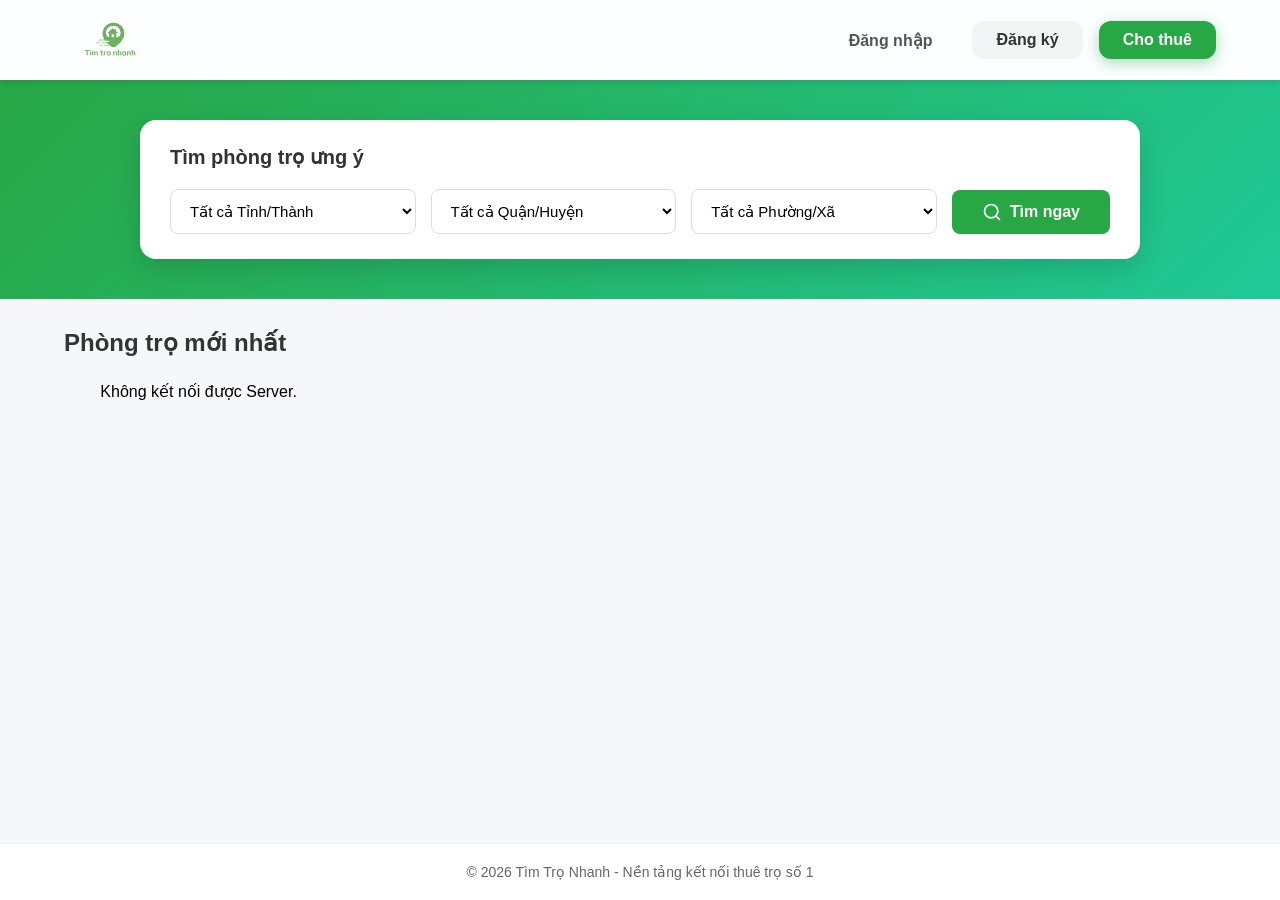
<file: index.html>
<!DOCTYPE html>
<html lang="vi">

<head>
    <meta charset="UTF-8">
    <meta name="viewport" content="width=device-width, initial-scale=1.0">
    <title>Tìm trọ nhanh - Trang chủ</title>
    <link rel="icon" type="image/png" href="image/logo01.png">
    <link rel="stylesheet" href="style.css">
</head>

<body>
    <header class="header">
        <div class="logo">
            <a href="index.html"><img src="image/logo01.png" alt="Logo"></a>
        </div>
        <nav class="navigation">
            <ul id="nav-menu">
                <li><a href="dangnhap-dangky/login.html" class="btn-login">Đăng nhập</a></li>
                <li><a href="dangnhap-dangky/register.html" class="btn-register">Đăng ký</a></li>
                <li><a href="dang-tin/dang-tin.html" class="btn-rent">Cho thuê</a></li>
            </ul>
        </nav>
    </header>

    <section class="search-banner">
        <div class="search-box">
            <h3>Tìm phòng trọ ưng ý</h3>
            <div class="filter-group">
                <div class="select-wrap">
                    <select id="city">
                        <option value="">Tất cả Tỉnh/Thành</option>
                    </select>
                </div>
                <div class="select-wrap">
                    <select id="district">
                        <option value="">Tất cả Quận/Huyện</option>
                    </select>
                </div>
                <div class="select-wrap">
                    <select id="ward">
                        <option value="">Tất cả Phường/Xã</option>
                    </select>
                </div>
                <button class="btn-search" id="btn-search-trigger">
                    <svg xmlns="http://www.w3.org/2000/svg" width="20" height="20" viewBox="0 0 24 24" fill="none"
                        stroke="currentColor" stroke-width="2" stroke-linecap="round" stroke-linejoin="round">
                        <circle cx="11" cy="11" r="8"></circle>
                        <line x1="21" y1="21" x2="16.65" y2="16.65"></line>
                    </svg>
                    <span>Tìm ngay</span>
                </button>
            </div>
        </div>
    </section>

    <main class="container">
        <h2 class="section-title">Phòng trọ mới nhất</h2>
        <div class="room-grid" id="room-list"></div>
    </main>

    <footer>
        &copy; 2026 Tìm Trọ Nhanh - Nền tảng kết nối thuê trọ số 1
    </footer>
    <script src="config.js"></script>
    <script src="home.js"></script>
</body>

</html>
</file>
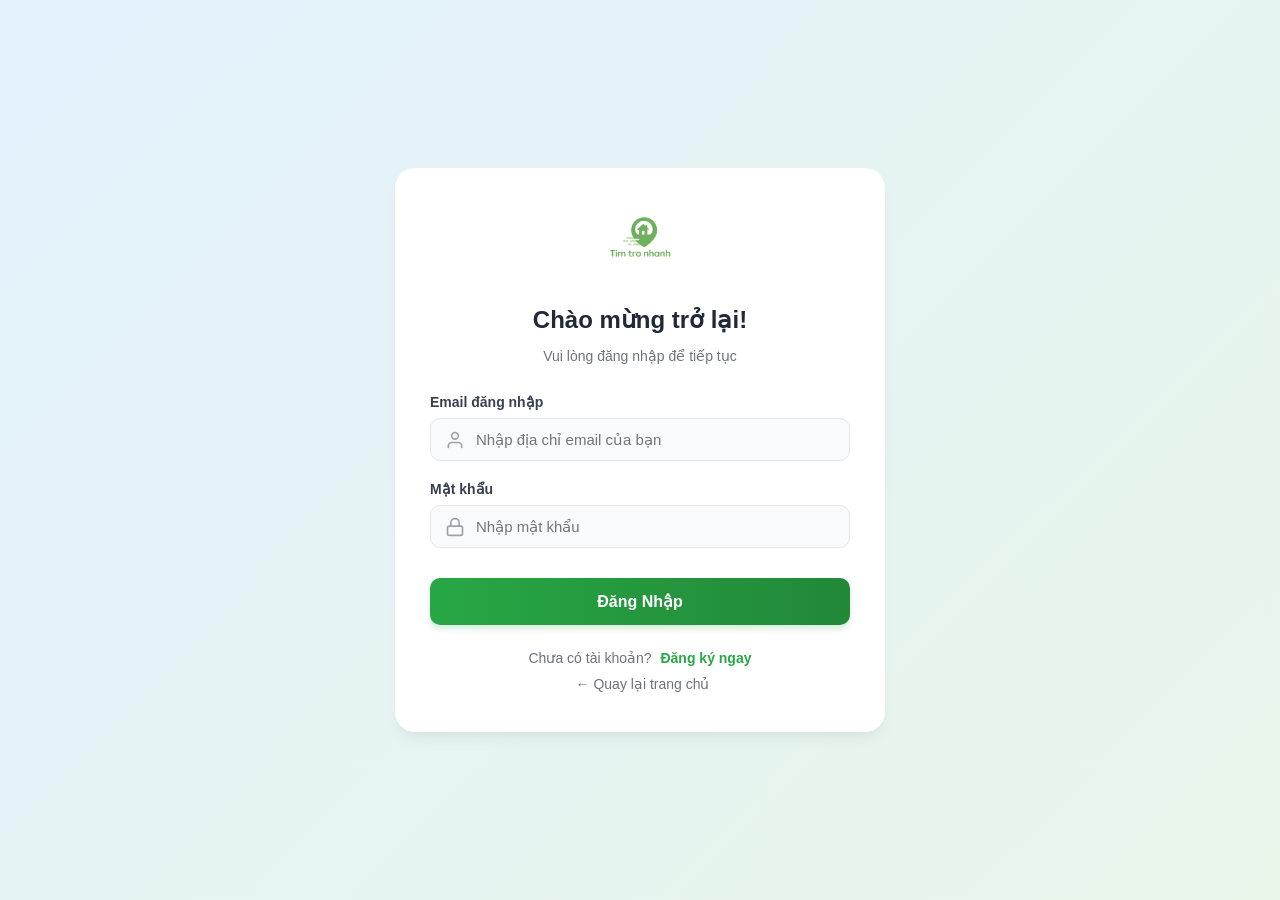
<file: quan-ly.html>
<!DOCTYPE html>
<html lang="vi">
<head>
    <meta charset="UTF-8">
    <meta name="viewport" content="width=device-width, initial-scale=1.0">
    <title>Quản lý tin đăng</title>
    <link rel="icon" type="image/png" href="image/logo01.png">
    <link rel="stylesheet" href="style.css"> <style>
        /* CSS riêng cho nút xóa */
        .btn-delete {
            background-color: #ff4d4f;
            color: white;
            border: none;
            padding: 8px 15px;
            border-radius: 6px;
            cursor: pointer;
            margin-top: 10px;
            width: 100%;
            font-weight: bold;
        }
        .btn-delete:hover { background-color: #d9363e; }
        .empty-notify { text-align: center; margin-top: 50px; color: #666; }
    </style>
</head>
<body>
    <header class="header">
        <div class="logo"><a href="index.html"><img src="image/logo01.png" alt="Logo"></a></div>
        <nav class="navigation">
            <ul>
                <li><a href="index.html" class="btn-rent" style="background:white; color:#28a745; border:1px solid #28a745">← Về trang chủ</a></li>
            </ul>
        </nav>
    </header>

    <main class="container">
        <h2 class="section-title">Tin đã đăng của tôi</h2>
        <div class="room-grid" id="my-room-list">
            </div>
    </main>

    <script src="config.js"></script>
    <script src="quan-ly.js"></script>
</body>
</html>
</file>
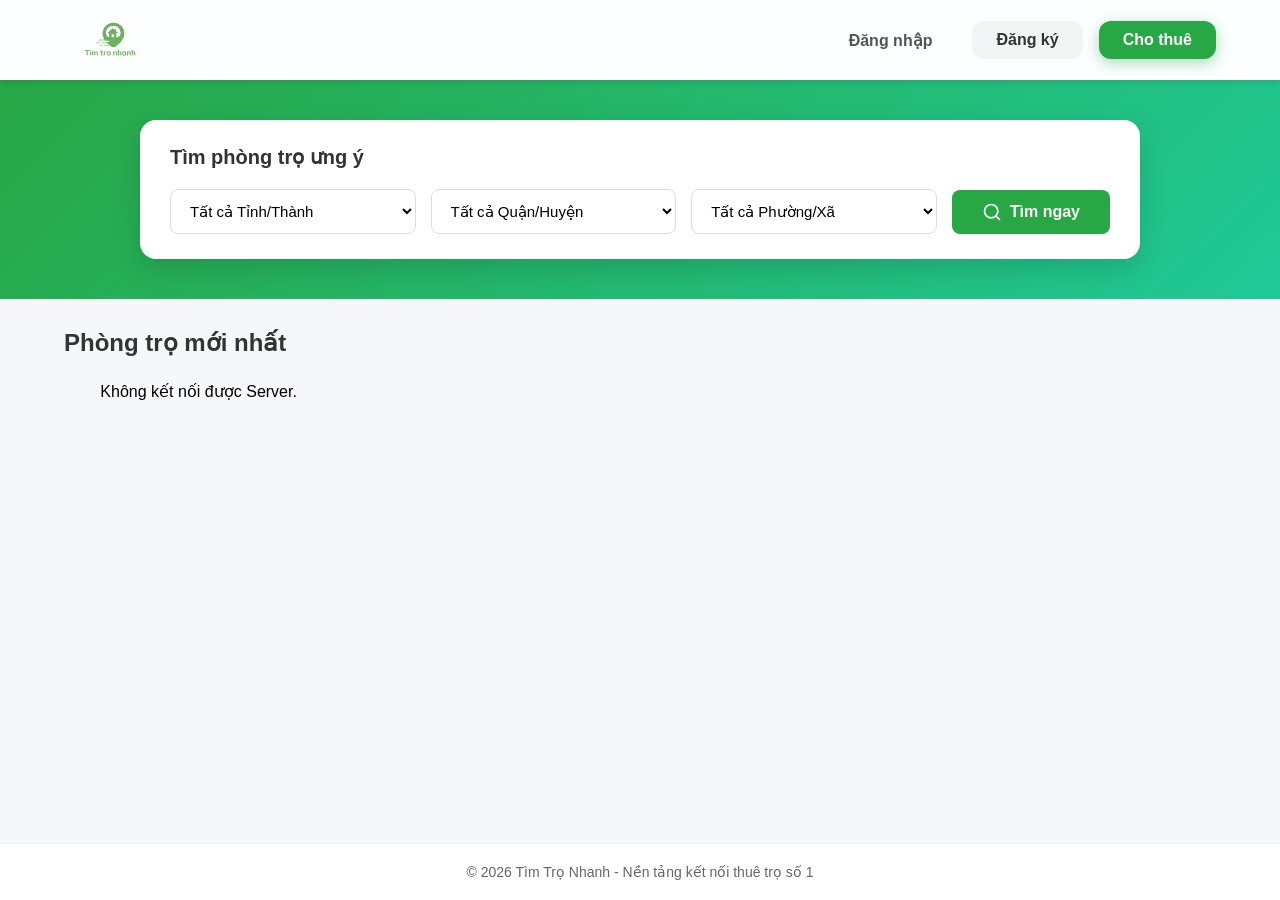
<file: chi-tiet/chi-tiet.html>
<!DOCTYPE html>
<html lang="vi">
<head>
    <meta charset="UTF-8">
    <meta name="viewport" content="width=device-width, initial-scale=1.0">
    <title>Chi tiết phòng trọ</title>
    <link rel="icon" type="image/png" href="../image/logo01.png">
    <link rel="stylesheet" href="chi-tiet.css">
    <link rel="stylesheet" href="../style.css">
</head>
<body>

    <header class="header">
        <div class="logo">
            <a href="../index.html"><img src="../image/logo01.png" alt="Logo"></a>
        </div>
        <nav class="navigation">
            <ul>
                <li><a href="../index.html" class="btn-rent" style="background: white; color: #28a745; border: 1px solid #28a745;">← Quay lại</a></li>
            </ul>
        </nav>
    </header>

    <main class="detail-container">
        <div class="detail-main">
            <div class="detail-image">
                <img id="d-image" src="" alt="Ảnh phòng trọ đang tải...">
            </div>
            
            <h1 id="d-title" class="detail-title">Đang tải dữ liệu...</h1>
            
            <div class="detail-meta">
                <span class="meta-price" id="d-price">...</span>
                <span class="meta-area" id="d-area">...</span>
            </div>

            <div class="detail-address">
                <svg xmlns="http://www.w3.org/2000/svg" width="20" height="20" viewBox="0 0 24 24" fill="none" stroke="currentColor" stroke-width="2"><path d="M21 10c0 7-9 13-9 13s-9-6-9-13a9 9 0 0 1 18 0z"></path><circle cx="12" cy="10" r="3"></circle></svg>
                <span id="d-address">...</span>
            </div>

            <hr>

            <div class="detail-desc">
                <h3>Thông tin mô tả</h3>
                <p id="d-desc">...</p>
            </div>
        </div>

        <div class="detail-sidebar">
            <div class="contact-card">
                <div class="user-info">
                    <img src="https://via.placeholder.com/60" alt="Avatar" class="avatar">
                    <div>
                        <h3 id="d-username">Người đăng</h3>
                        <span class="status">● Đang hoạt động</span>
                    </div>
                </div>

                <a href="#" id="btn-call" class="btn-contact call">
                    <svg xmlns="http://www.w3.org/2000/svg" width="20" height="20" viewBox="0 0 24 24" fill="none" stroke="currentColor" stroke-width="2"><path d="M22 16.92v3a2 2 0 0 1-2.18 2 19.79 19.79 0 0 1-8.63-3.07 19.5 19.5 0 0 1-6-6 19.79 19.79 0 0 1-3.07-8.67A2 2 0 0 1 4.11 2h3a2 2 0 0 1 2 1.72 12.84 12.84 0 0 0 .7 2.81 2 2 0 0 1-.45 2.11L8.09 9.91a16 16 0 0 0 6 6l1.27-1.27a2 2 0 0 1 2.11-.45 12.84 12.84 0 0 0 2.81.7A2 2 0 0 1 22 16.92z"></path></svg>
                    <span id="d-phone">Bấm để hiện số</span>
                </a>

                <a href="#" id="btn-zalo" class="btn-contact zalo" target="_blank">
                    Nhắn qua Zalo
                </a>
            </div>
        </div>
    </main>

    <footer>
        &copy; 2026 Tìm Trọ Nhanh
    </footer>

    <script src="../config.js"></script>
    <script src="chi-tiet.js"></script>
</body>
</html>
</file>
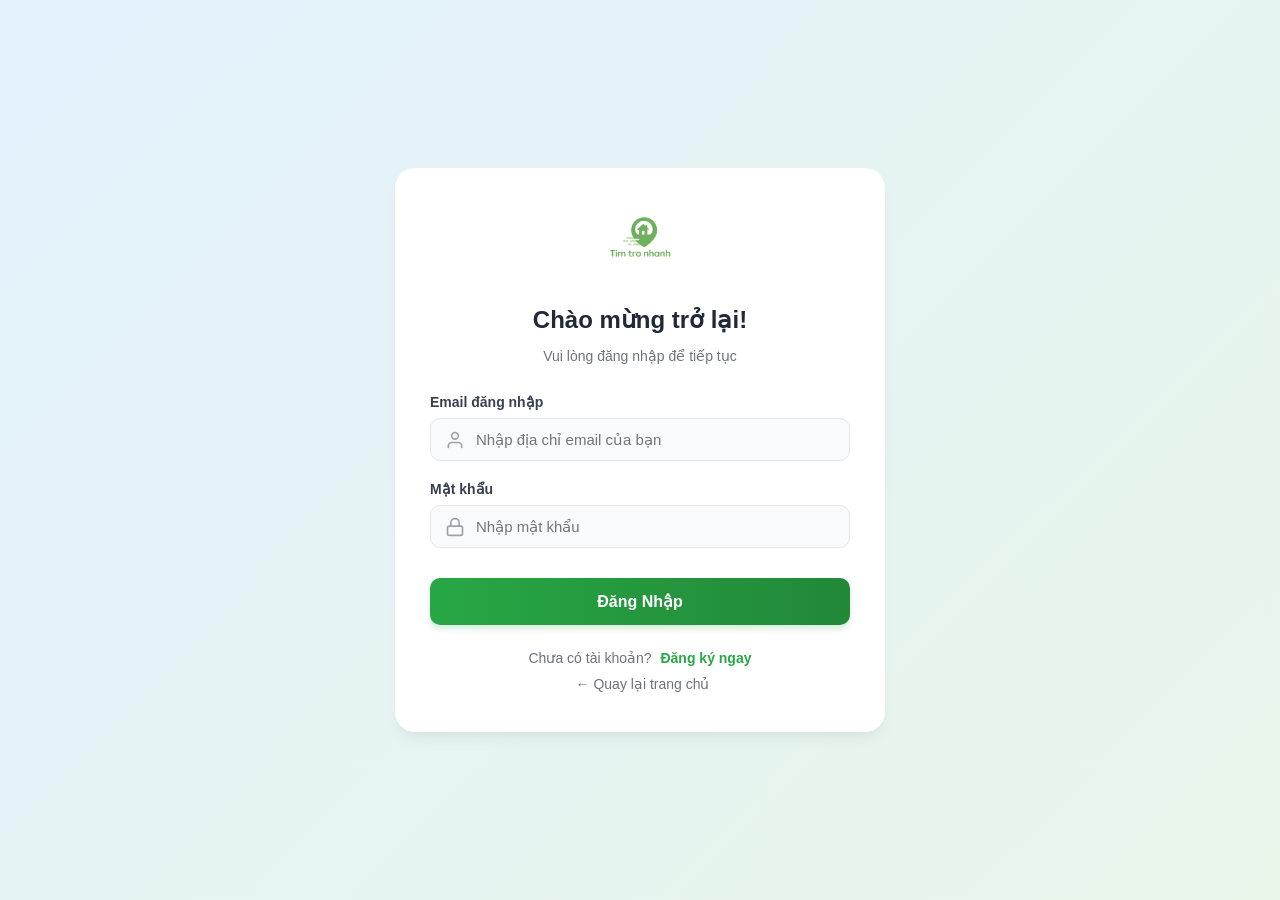
<file: dang-tin/dang-tin.html>
<!DOCTYPE html>
<html lang="vi">

<head>
    <meta charset="UTF-8">
    <meta name="viewport" content="width=device-width, initial-scale=1.0">
    <title>Đăng tin cho thuê - Tìm Trọ Nhanh</title>
    <link rel="icon" type="image/png" href="../image/logo01.png">
    <link rel="stylesheet" href="dang-tin.css">
</head>

<body>

    <div class="post-container">
        
        <a href="../index.html" class="back-link">
            ← Quay lại Trang chủ
        </a>

        <div class="post-form-box">
            
            <div class="form-brand-logo">
                <img src="../image/logo01.png" alt="Logo Tìm Trọ Nhanh">
            </div>

            <h2>Đăng tin phòng trọ</h2>
            <p>Nhập thông tin chi tiết để tiếp cận hàng ngàn người thuê</p>

            <form action="#" method="POST" class="form-content">

                <div class="form-group">
                    <label>Tiêu đề bài đăng <span style="color:red">*</span></label>
                    <input type="text" id="title" placeholder="VD: Phòng trọ giá rẻ đường Cầu Giấy, đầy đủ đồ..." required>
                </div>

                <div class="form-row">
                    <div class="form-group">
                        <label>Giá cho thuê (VND) <span style="color:red">*</span></label>
                        <input type="number" id="price" placeholder="VD: 3500000" required>
                    </div>
                    <div class="form-group">
                        <label>Diện tích (m²) <span style="color:red">*</span></label>
                        <input type="number" id="area" placeholder="VD: 25" required>
                    </div>
                </div>

                <div class="form-group">
                    <label>Khu vực <span style="color:red">*</span></label>
                    <div class="address-select-group">
                        <select id="post-city" required>
                            <option value="">-- Chọn Tỉnh/Thành --</option>
                        </select>
                        <select id="post-district" required>
                            <option value="">-- Chọn Quận/Huyện --</option>
                        </select>
                        <select id="post-ward" required>
                            <option value="">-- Chọn Phường/Xã --</option>
                        </select>
                    </div>
                </div>

                <div class="form-group">
                    <label>Địa chỉ cụ thể <span style="color:red">*</span></label>
                    <input type="text" id="post-street" placeholder="VD: Số 8 ngõ 15 đường Cầu Giấy..." required>
                </div>

                <div class="form-group">
                    <label>Mô tả chi tiết & Tiện ích</label>
                    <textarea rows="5" id="description"
                        placeholder="VD: Điện 3.5k/số, Nước 100k/người. Vệ sinh khép kín. Có chỗ để xe tầng 1 free..."></textarea>
                </div>

                <div class="form-group">
                    <label>Hình ảnh phòng trọ</label>
                    <div class="upload-box-modern">
                        <svg xmlns="http://www.w3.org/2000/svg" width="40" height="40" viewBox="0 0 24 24" fill="none"
                            stroke="#28a745" stroke-width="2" stroke-linecap="round" stroke-linejoin="round">
                            <path d="M21 15v4a2 2 0 0 1-2 2H5a2 2 0 0 1-2-2v-4"></path>
                            <polyline points="17 8 12 3 7 8"></polyline>
                            <line x1="12" y1="3" x2="12" y2="15"></line>
                        </svg>

                        <p>Kéo ảnh vào đây</p>
                        <span class="or-text">hoặc</span>

                        <input type="file" id="real-file-input" multiple hidden>
                        
                        <label for="real-file-input" class="btn-custom-upload">Tải ảnh lên</label>

                        <p class="file-hint">Hỗ trợ ảnh JPG, PNG</p>

                        <div id="image-preview-container"></div>
                    </div>
                </div>

                <button type="submit" class="btn-submit-post">Đăng tin ngay</button>
            </form>
        </div>
    </div>
    <script src="../config.js"></script> 
    <script src="dang-tin.js"></script>
</body>

</html>
</file>
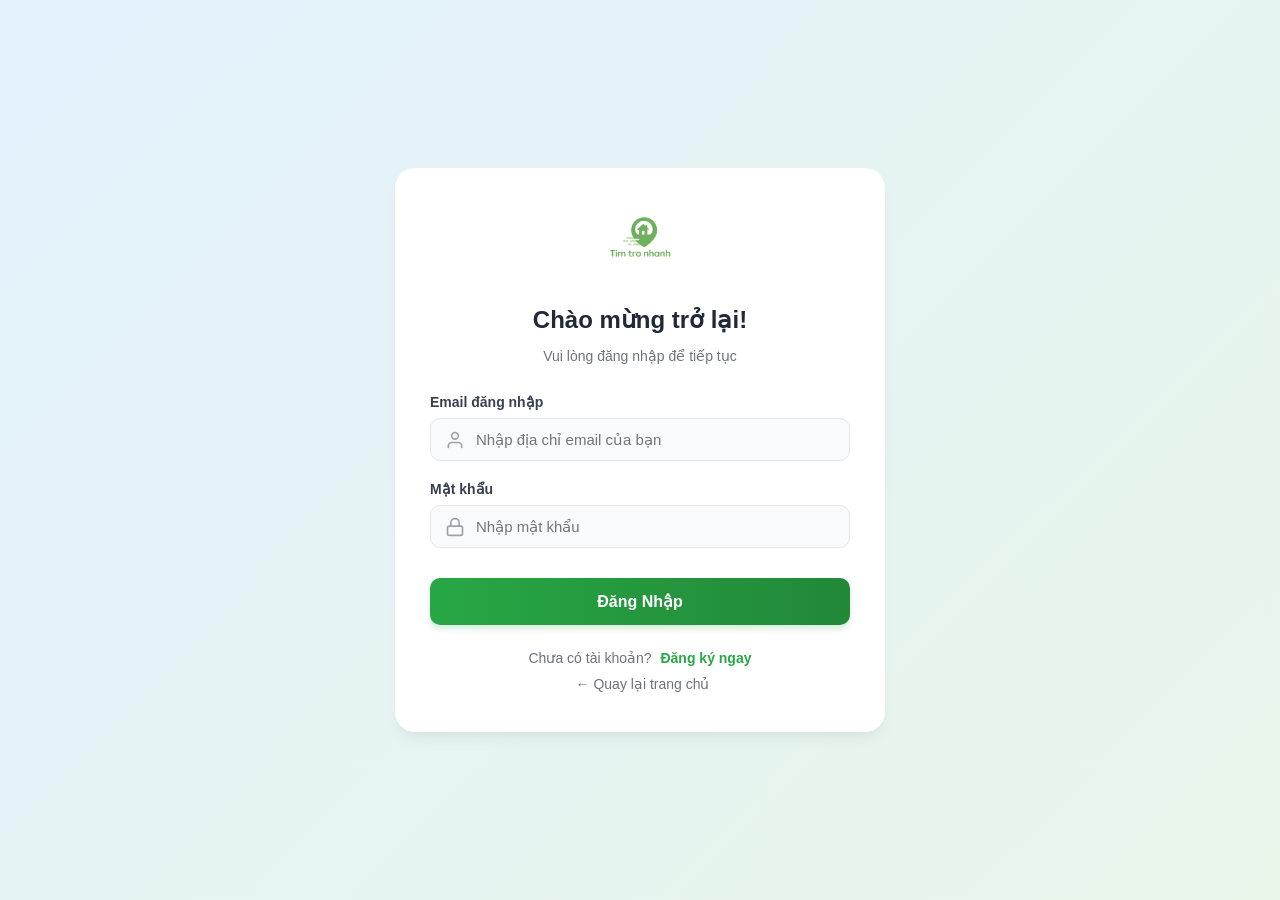
<file: dangnhap-dangky/login.html>
<!DOCTYPE html>
<html lang="vi">
<head>
    <meta charset="UTF-8">
    <meta name="viewport" content="width=device-width, initial-scale=1.0">
    <title>Đăng nhập - Tìm Trọ Nhanh</title>
    <link rel="icon" type="image/png" href="../image/logo01.png">
    <link rel="stylesheet" href="auth.css">
</head>

<body class="auth-body">

    <div class="auth-box">
        <div class="auth-logo">
            <a href="../index.html">
                <img src="../image/logo01.png" alt="Logo">
            </a>
        </div>
        
        <h2>Chào mừng trở lại!</h2>
        <p class="auth-subtitle">Vui lòng đăng nhập để tiếp tục</p>

        <form id="login-form" novalidate>
            <div class="form-group">
                <label>Email đăng nhập</label>
                <div class="input-wrapper">
                    <svg class="input-icon" xmlns="http://www.w3.org/2000/svg" width="20" height="20" viewBox="0 0 24 24" fill="none" stroke="currentColor" stroke-width="2" stroke-linecap="round" stroke-linejoin="round"><path d="M20 21v-2a4 4 0 0 0-4-4H8a4 4 0 0 0-4 4v2"></path><circle cx="12" cy="7" r="4"></circle></svg>
                    <input type="text" id="login-username" placeholder="Nhập địa chỉ email của bạn" required>
                </div>
            </div>
            
            <div class="form-group">
                <label>Mật khẩu</label>
                <div class="input-wrapper">
                    <svg class="input-icon" xmlns="http://www.w3.org/2000/svg" width="20" height="20" viewBox="0 0 24 24" fill="none" stroke="currentColor" stroke-width="2" stroke-linecap="round" stroke-linejoin="round"><rect x="3" y="11" width="18" height="11" rx="2" ry="2"></rect><path d="M7 11V7a5 5 0 0 1 10 0v4"></path></svg>
                    <input type="password" id="login-password" placeholder="Nhập mật khẩu" required>
                </div>
            </div>

            <button type="submit" class="btn-auth">Đăng Nhập</button>
        </form>

        <div class="auth-footer">
            Chưa có tài khoản? <a href="register.html">Đăng ký ngay</a>
        </div>
        <div class="auth-footer back-home">
            <a href="../index.html">← Quay lại trang chủ</a>
        </div>
    </div>
    <script src="../config.js"></script> 
    <script src="auth.js"></script>
</body>
</html>
</file>
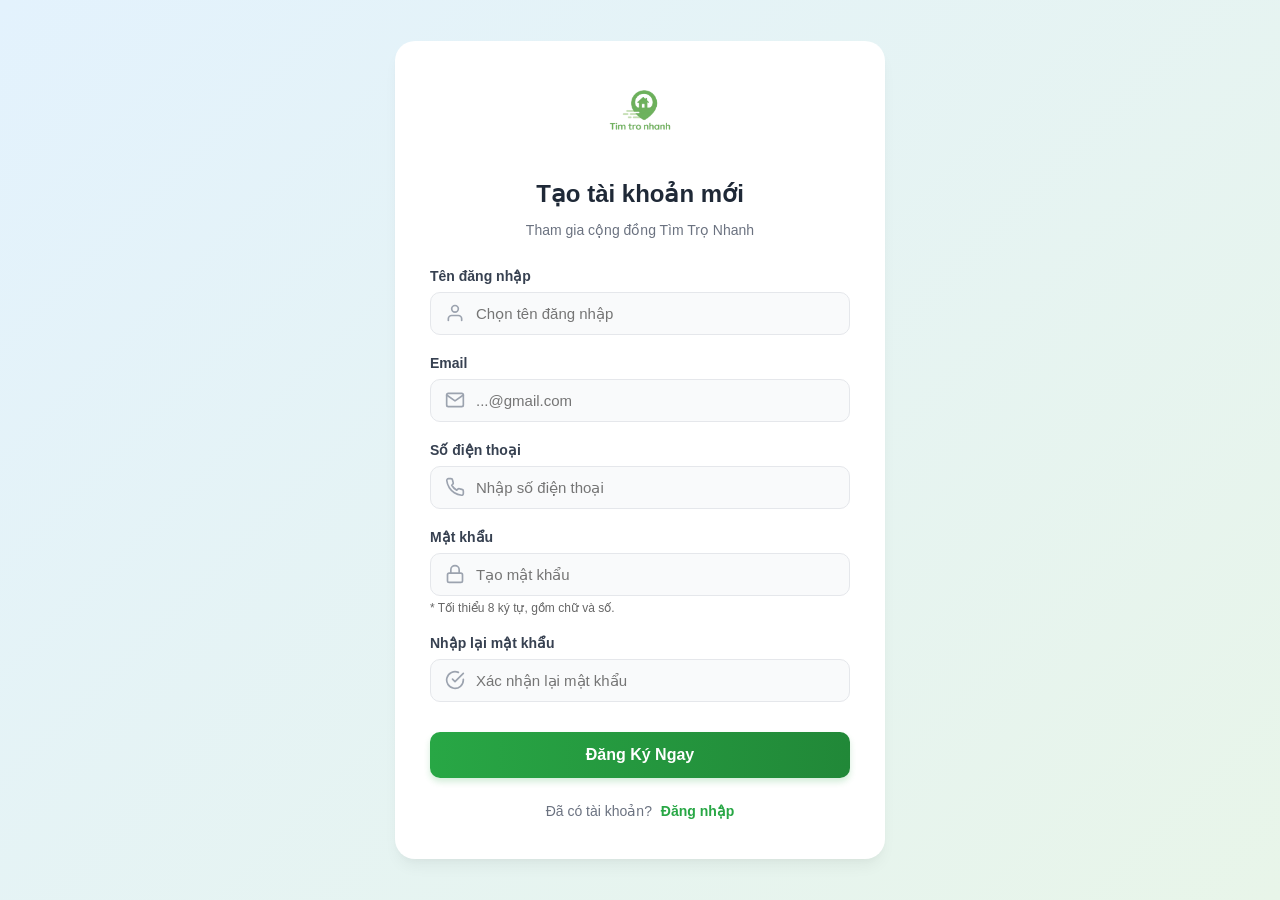
<file: dangnhap-dangky/register.html>
<!DOCTYPE html>
<html lang="vi">
<head>
    <meta charset="UTF-8">
    <meta name="viewport" content="width=device-width, initial-scale=1.0">
    <title>Đăng ký tài khoản</title>
    <link rel="icon" type="image/png" href="../image/logo01.png">
    <link rel="stylesheet" href="auth.css">
</head>

<body class="auth-body">

    <div class="auth-box">
        <div class="auth-logo">
            <a href="../index.html"><img src="../image/logo01.png" alt="Logo"></a>
        </div>
        
        <h2>Tạo tài khoản mới</h2>
        <p class="auth-subtitle">Tham gia cộng đồng Tìm Trọ Nhanh</p>

        <form id="register-form" novalidate>
            <div class="form-group">
                <label>Tên đăng nhập</label>
                <div class="input-wrapper">
                    <svg class="input-icon" xmlns="http://www.w3.org/2000/svg" width="20" height="20" viewBox="0 0 24 24" fill="none" stroke="currentColor" stroke-width="2" stroke-linecap="round" stroke-linejoin="round"><path d="M20 21v-2a4 4 0 0 0-4-4H8a4 4 0 0 0-4 4v2"></path><circle cx="12" cy="7" r="4"></circle></svg>
                    <input type="text" id="reg-username" placeholder="Chọn tên đăng nhập" required>
                </div>
            </div>

            <div class="form-group">
                <label>Email</label>
                <div class="input-wrapper">
                    <svg class="input-icon" xmlns="http://www.w3.org/2000/svg" width="20" height="20" viewBox="0 0 24 24" fill="none" stroke="currentColor" stroke-width="2" stroke-linecap="round" stroke-linejoin="round"><path d="M4 4h16c1.1 0 2 .9 2 2v12c0 1.1-.9 2-2 2H4c-1.1 0-2-.9-2-2V6c0-1.1.9-2 2-2z"></path><polyline points="22,6 12,13 2,6"></polyline></svg>
                    <input type="email" id="reg-email" placeholder="...@gmail.com" required>
                </div>
            </div>

            <div class="form-group">
                <label>Số điện thoại</label>
                <div class="input-wrapper">
                    <svg class="input-icon" xmlns="http://www.w3.org/2000/svg" width="20" height="20" viewBox="0 0 24 24" fill="none" stroke="currentColor" stroke-width="2" stroke-linecap="round" stroke-linejoin="round"><path d="M22 16.92v3a2 2 0 0 1-2.18 2 19.79 19.79 0 0 1-8.63-3.07 19.5 19.5 0 0 1-6-6 19.79 19.79 0 0 1-3.07-8.67A2 2 0 0 1 4.11 2h3a2 2 0 0 1 2 1.72 12.84 12.84 0 0 0 .7 2.81 2 2 0 0 1-.45 2.11L8.09 9.91a16 16 0 0 0 6 6l1.27-1.27a2 2 0 0 1 2.11-.45 12.84 12.84 0 0 0 2.81.7A2 2 0 0 1 22 16.92z"></path></svg>
                    <input type="tel" id="reg-phone" placeholder="Nhập số điện thoại" required>
                </div>
            </div>

            <div class="form-group">
                <label>Mật khẩu</label>
                <div class="input-wrapper">
                    <svg class="input-icon" xmlns="http://www.w3.org/2000/svg" width="20" height="20" viewBox="0 0 24 24" fill="none" stroke="currentColor" stroke-width="2" stroke-linecap="round" stroke-linejoin="round"><rect x="3" y="11" width="18" height="11" rx="2" ry="2"></rect><path d="M7 11V7a5 5 0 0 1 10 0v4"></path></svg>
                    <input type="password" id="reg-password" placeholder="Tạo mật khẩu" required>
                </div>
                <small class="password-hint">* Tối thiểu 8 ký tự, gồm chữ và số.</small>
            </div>

            <div class="form-group">
                <label>Nhập lại mật khẩu</label>
                <div class="input-wrapper">
                    <svg class="input-icon" xmlns="http://www.w3.org/2000/svg" width="20" height="20" viewBox="0 0 24 24" fill="none" stroke="currentColor" stroke-width="2" stroke-linecap="round" stroke-linejoin="round"><path d="M22 11.08V12a10 10 0 1 1-5.93-9.14"></path><polyline points="22 4 12 14.01 9 11.01"></polyline></svg>
                    <input type="password" id="reg-confirm-password" placeholder="Xác nhận lại mật khẩu" required>
                </div>
            </div>

            <button type="submit" class="btn-auth">Đăng Ký Ngay</button>
        </form>

        <div class="auth-footer">
            Đã có tài khoản? <a href="login.html">Đăng nhập</a>
        </div>
    </div>
    <script src="../config.js"></script> 
    <script src="auth.js"></script>
</body>
</html>
</file>
<file: style.css>
/* ================= 1. RESET & GLOBAL ================= */
* {
    margin: 0;
    padding: 0;
    box-sizing: border-box;
}

body {
    font-family: 'Segoe UI', sans-serif;
    background-color: #f5f7fa;
    min-height: 100vh;
    display: flex;
    flex-direction: column;
}

/* ================= 2. HEADER & NAVIGATION ================= */
.header {
    width: 100%;
    display: flex;
    justify-content: space-between;
    align-items: center;
    background-color: #fcfeff;
    padding: 15px 5%; /* Dùng % để cân đối */
    box-shadow: 0 4px 6px -1px rgba(0, 0, 0, 0.1);
    position: sticky;
    top: 0;
    z-index: 1000;
}

.logo img {
    height: 50px;
    width: auto;
    display: block;
}

.navigation ul {
    list-style: none;
    display: flex;
    gap: 16px;
    align-items: center;
}

.navigation a {
    text-decoration: none;
    padding: 10px 24px;
    border-radius: 12px;
    font-weight: 600;
    font-size: 16px;
    transition: all 0.3s ease;
    display: inline-block;
    white-space: nowrap;
}

/* Màu sắc nút bấm */
.btn-login { color: #555; }
.btn-login:hover { background-color: rgba(0, 0, 0, 0.05); color: #000; }

.btn-register { background-color: #f3f4f6; color: #333; }
.btn-register:hover { background-color: #e5e7eb; transform: translateY(-2px); }

.btn-rent { 
    background-color: #28a745; 
    color: white; 
    box-shadow: 0 4px 14px rgba(40, 167, 69, 0.39); 
}
.btn-rent:hover { 
    background-color: #218838; 
    transform: translateY(-2px); 
    box-shadow: 0 6px 20px rgba(40, 167, 69, 0.23); 
}

/* Giao diện người dùng đã đăng nhập */
.user-info { display: flex; align-items: center; }
.welcome-text { font-size: 15px; color: #333; margin-right: 10px; }
.welcome-text b { color: #28a745; }

.btn-logout {
    color: #666; font-size: 14px; padding: 8px 15px;
    border: 1px solid #ddd; border-radius: 8px;
}
.btn-logout:hover {
    background-color: #fff1f0; color: #d9534f; border-color: #d9534f;
}

/* ================= 3. SEARCH BANNER ================= */
.search-banner {
    background: linear-gradient(135deg, #28a745 0%, #20c997 100%);
    padding: 40px 15px;
    display: flex;
    justify-content: center;
}

.search-box {
    background: white;
    padding: 25px 30px;
    border-radius: 16px;
    box-shadow: 0 10px 30px rgba(0,0,0,0.15);
    width: 100%;
    max-width: 1000px;
}

.search-box h3 { margin-bottom: 20px; color: #333; font-size: 20px; }

.filter-group { display: flex; gap: 15px; align-items: center; flex-wrap: wrap; }
.select-wrap { flex: 1; min-width: 200px; }

select {
    width: 100%; padding: 12px 15px;
    border: 1px solid #ddd; border-radius: 8px;
    font-size: 15px; outline: none; cursor: pointer;
    background: #fff; font-family: 'Segoe UI', sans-serif;
}
select:focus { border-color: #28a745; box-shadow: 0 0 0 3px rgba(40, 167, 69, 0.1); }

.btn-search {
    padding: 12px 30px;
    background-color: #28a745; color: white;
    border: none; border-radius: 8px;
    font-weight: bold; font-size: 16px; cursor: pointer;
    display: flex; align-items: center; justify-content: center; gap: 8px;
    transition: 0.3s;
}
.btn-search:hover { background-color: #218838; transform: translateY(-2px); }

/* ================= 4. MAIN CONTENT & GRID ================= */
.container {
    padding: 30px 5%; /* Căn lề theo % */
    flex: 1; /* Để footer luôn bị đẩy xuống dưới cùng */
}

.section-title { margin-bottom: 25px; font-size: 24px; color: #333; font-weight: 700; }

.room-grid {
    display: grid;
    grid-template-columns: repeat(4, 1fr); /* 4 Cột */
    gap: 25px;
}

/* Thẻ phòng trọ */
.room-item {
    background: white; border-radius: 12px;
    overflow: hidden; box-shadow: 0 2px 8px rgba(0,0,0,0.08);
    transition: transform 0.3s ease;
    display: flex; flex-direction: column;
}
.room-item:hover { transform: translateY(-5px); box-shadow: 0 8px 16px rgba(0,0,0,0.12); }

.room-image { position: relative; height: 180px; width: 100%; }
.room-image img { width: 100%; height: 100%; object-fit: cover; }
.price-tag {
    position: absolute; bottom: 10px; left: 10px;
    background: rgba(0,0,0,0.7); color: #fff;
    padding: 4px 10px; border-radius: 6px; font-weight: bold; font-size: 14px;
}

.room-info { padding: 15px; display: flex; flex-direction: column; justify-content: space-between; flex-grow: 1; }
.room-title {
    font-size: 16px; margin-bottom: 10px; line-height: 1.4;
    display: -webkit-box; -webkit-line-clamp: 2; -webkit-box-orient: vertical; overflow: hidden;
}
.room-meta { font-size: 14px; color: #666; margin-bottom: 15px; display: flex; gap: 15px; }

.btn-detail {
    width: 100%; padding: 10px;
    border: 1px solid #28a745; background: white; color: #28a745;
    border-radius: 8px; font-weight: 600; cursor: pointer; transition: 0.2s;
}
.btn-detail:hover { background: #28a745; color: white; }

/* ================= 5. FOOTER ================= */
footer {
    text-align: center; padding: 20px;
    background: #fff; color: #666; font-size: 14px;
    border-top: 1px solid #eee; margin-top: auto;
}

/* ================= 6. RESPONSIVE (GỘP CHUNG) ================= */

/* Tablet & Laptop nhỏ (< 1024px) */
@media screen and (max-width: 1024px) {
    .header, .container { padding-left: 30px; padding-right: 30px; }
    .room-grid { grid-template-columns: repeat(2, 1fr); }
}

/* Mobile (< 768px) */
@media screen and (max-width: 768px) {
    .header, .container { padding-left: 15px; padding-right: 15px; }
    .logo img { height: 40px; }
    .navigation ul { gap: 8px; }
    .navigation a { padding: 8px 12px; font-size: 14px; }
    
    .filter-group { flex-direction: column; }
    .select-wrap, .btn-search { width: 100%; }
    
    .room-grid { grid-template-columns: 1fr; }
    .room-image { height: 200px; }
}

/* Small Mobile (< 480px) */
@media screen and (max-width: 480px) {
    .header { flex-direction: column; gap: 10px; padding: 10px 5px; }
    .navigation ul { width: 100%; justify-content: center; gap: 5px; }
    .navigation a { padding: 6px 10px; font-size: 13px; flex: 1; text-align: center; }
}
</file>
<file: chi-tiet/chi-tiet.css>
body { background-color: #f5f7fa; }

.detail-container {
    max-width: 1100px;
    margin: 30px auto;
    padding: 0 15px;
    display: flex;
    gap: 30px;
    align-items: flex-start; /* Để sidebar không bị kéo dài */
}

/* --- CỘT TRÁI --- */
.detail-main {
    flex: 2; /* Chiếm 2 phần */
    background: white;
    padding: 25px;
    border-radius: 12px;
    box-shadow: 0 2px 10px rgba(0,0,0,0.05);
}

.detail-image {
    width: 100%;
    height: 400px;
    background: #eee;
    border-radius: 8px;
    overflow: hidden;
    margin-bottom: 20px;
    display: flex;
    align-items: center;
    justify-content: center;
}
.detail-image img { width: 100%; height: 100%; object-fit: contain; }

.detail-title { font-size: 24px; color: #28a745; margin-bottom: 15px; line-height: 1.4; }

.detail-meta { display: flex; gap: 20px; margin-bottom: 15px; font-weight: bold; font-size: 18px; }
.meta-price { color: #d0021b; }
.meta-area { color: #333; }

.detail-address { display: flex; align-items: center; gap: 8px; color: #666; margin-bottom: 20px; }

hr { border: 0; border-top: 1px solid #eee; margin: 20px 0; }

.detail-desc p { line-height: 1.6; color: #333; white-space: pre-line; }

/* --- CỘT PHẢI (SIDEBAR) --- */
.detail-sidebar {
    flex: 1; /* Chiếm 1 phần */
    position: sticky;
    top: 100px; /* Trượt theo khi cuộn */
}

.contact-card {
    background: white;
    padding: 20px;
    border-radius: 12px;
    text-align: center;
    box-shadow: 0 4px 15px rgba(0,0,0,0.08);
}

.user-info { display: flex; align-items: center; gap: 15px; margin-bottom: 20px; text-align: left; }
.avatar { width: 50px; height: 50px; border-radius: 50%; }
.user-info h3 { font-size: 16px; margin-bottom: 4px; }
.status { font-size: 12px; color: #28a745; }

.btn-contact {
    display: flex; align-items: center; justify-content: center; gap: 10px;
    width: 100%; padding: 12px; margin-bottom: 10px;
    border-radius: 8px; text-decoration: none; font-weight: bold;
    transition: 0.2s;
}

.btn-contact.call { background-color: #28a745; color: white; font-size: 18px; }
.btn-contact.call:hover { background-color: #218838; transform: translateY(-2px); }

.btn-contact.zalo { background-color: #0068ff; color: white; }
.btn-contact.zalo:hover { background-color: #0054d1; }

/* --- RESPONSIVE MOBILE --- */
@media (max-width: 768px) {
    .detail-container { flex-direction: column; }
    .detail-sidebar { position: static; width: 100%; }
    .detail-image { height: 250px; }
}
</file>
<file: dang-tin/dang-tin.css>
/* ================= 1. CẤU HÌNH CHUNG (GLOBAL) ================= */
* {
    margin: 0; padding: 0; box-sizing: border-box;
}

body {
    font-family: 'Segoe UI', sans-serif;
    background-color: #f0f2f5;
}

.post-container {
    min-height: 100vh;
    padding: 40px 15px;
    display: flex;
    flex-direction: column; /* Để nút quay lại nằm trên form */
    align-items: center;
}

/* Nút quay lại trang chủ */
.back-link {
    align-self: flex-start; /* Căn trái */
    margin-bottom: 20px;
    margin-left: max(0px, calc(50% - 300px)); /* Mẹo căn thẳng hàng với form */
    text-decoration: none;
    color: #666;
    font-weight: 600;
    transition: 0.3s;
}
.back-link:hover { color: #28a745; transform: translateX(-5px); }

/* ================= 2. FORM STYLING ================= */
.post-form-box {
    background: white;
    width: 100%;
    max-width: 600px;
    padding: 30px;
    border-radius: 16px;
    box-shadow: 0 4px 20px rgba(0,0,0,0.05);
}

.form-brand-logo { text-align: center; margin-bottom: 15px; }
.form-brand-logo img { height: 60px; width: auto; object-fit: contain; }

.post-form-box h2 { margin-bottom: 10px; color: #28a745; text-align: center; }
.post-form-box p { color: #666; margin-bottom: 30px; font-size: 14px; text-align: center; }

/* Các ô nhập liệu */
.form-group { margin-bottom: 20px; }
.form-group label {
    display: block; margin-bottom: 8px; font-weight: 600; font-size: 14px; color: #333;
}

.form-group input, textarea, select {
    width: 100%; padding: 12px 15px;
    border: 1px solid #ddd; border-radius: 8px;
    font-size: 15px; font-family: 'Segoe UI', sans-serif;
    outline: none; transition: 0.3s; background-color: #fff;
}

.form-group input:focus, textarea:focus, select:focus {
    border-color: #28a745; box-shadow: 0 0 0 3px rgba(40, 167, 69, 0.1);
}

textarea { resize: vertical; min-height: 100px; }

/* Ẩn mũi tên input number */
input[type=number]::-webkit-inner-spin-button, 
input[type=number]::-webkit-outer-spin-button { -webkit-appearance: none; margin: 0; }

.form-row { display: flex; gap: 20px; }
.form-row .form-group { flex: 1; }

.address-select-group { display: flex; gap: 15px; }
.address-select-group select { flex: 1; }

/* ================= 3. UPLOAD & PREVIEW ================= */
.upload-box-modern {
    border: 2px dashed #cce5d4; background-color: #f9fbf9;
    padding: 30px; border-radius: 12px;
    text-align: center; display: flex; flex-direction: column;
    align-items: center; gap: 10px; transition: 0.3s;
}
.upload-box-modern:hover { border-color: #28a745; background-color: #f0fdf4; }

.or-text { font-size: 13px; color: #999; }
.file-hint { font-size: 12px; color: #aaa; margin-top: 5px; }

.btn-custom-upload {
    display: inline-block; padding: 10px 25px;
    background-color: #28a745; color: white;
    font-weight: 600; border-radius: 50px; cursor: pointer;
    box-shadow: 0 4px 6px rgba(40, 167, 69, 0.2); transition: all 0.2s;
}
.btn-custom-upload:hover {
    background-color: #218838; transform: translateY(-2px);
    box-shadow: 0 6px 12px rgba(40, 167, 69, 0.3);
}

#image-preview-container {
    margin-top: 15px; display: flex; gap: 10px;
    flex-wrap: wrap; justify-content: center;
}
.preview-img {
    width: 80px; height: 80px; object-fit: cover;
    border-radius: 8px; border: 1px solid #ddd;
}

/* ================= 4. BUTTONS & RESPONSIVE ================= */
.btn-submit-post {
    width: 100%; padding: 15px;
    background-color: #28a745; color: white;
    font-size: 16px; font-weight: bold; border: none; border-radius: 8px;
    cursor: pointer; margin-top: 10px; transition: 0.3s;
}
.btn-submit-post:hover {
    background-color: #218838; transform: translateY(-2px);
    box-shadow: 0 5px 15px rgba(40, 167, 69, 0.3);
}

@media screen and (max-width: 600px) {
    .address-select-group { flex-direction: column; gap: 10px; }
    .form-row { flex-direction: column; gap: 0; }
    .post-form-box { padding: 20px; }
    .back-link { margin-left: 0; } /* Reset căn lề trên mobile */
}
</file>
<file: dangnhap-dangky/auth.css>
/* =======================================================
   CSS DÀNH RIÊNG CHO TRANG ĐĂNG NHẬP / ĐĂNG KÝ
   ======================================================= */

/* 1. Reset Cơ bản & Nền */
body { margin: 0; padding: 0; box-sizing: border-box; font-family: 'Segoe UI', sans-serif; }

.auth-body {
    background: linear-gradient(135deg, #e3f2fd 0%, #e8f5e9 100%);
    min-height: 100vh;
    display: flex; justify-content: center; align-items: center;
}

/* 2. Hộp chứa Form */
.auth-box {
    background: white; width: 100%; max-width: 420px;
    padding: 40px 35px; border-radius: 20px;
    box-shadow: 0 10px 15px -3px rgba(0,0,0,0.05), 0 4px 6px -2px rgba(0,0,0,0.025);
    text-align: center;
    animation: slideUp 0.5s ease-out forwards;
}

@keyframes slideUp {
    from { opacity: 0; transform: translateY(20px); }
    to { opacity: 1; transform: translateY(0); }
}

/* 3. Logo & Typography */
.auth-logo img { height: 60px; margin-bottom: 15px; transition: transform 0.3s; }
.auth-logo img:hover { transform: scale(1.05); }

.auth-box h2 { color: #1f2937; font-size: 24px; font-weight: 700; margin-bottom: 5px; }
.auth-subtitle { color: #6b7280; font-size: 14px; margin-bottom: 30px; }

/* 4. Input Fields */
.form-group { margin-bottom: 20px; text-align: left; }
.form-group label { display: block; margin-bottom: 8px; font-size: 14px; font-weight: 600; color: #374151; }

.input-wrapper { position: relative; display: flex; align-items: center; }
.input-icon { position: absolute; left: 15px; color: #9ca3af; pointer-events: none; }

.form-group input {
    width: 100%; padding: 12px 15px 12px 45px;
    border: 1px solid #e5e7eb; background-color: #f9fafb;
    border-radius: 10px; font-size: 15px; outline: none; transition: 0.2s;
}

.form-group input:focus {
    background-color: #fff; border-color: #28a745;
    box-shadow: 0 0 0 4px rgba(40, 167, 69, 0.1);
}
.form-group input:focus + .input-icon, .form-group input:focus ~ .input-icon { color: #28a745; }

.password-hint { color: #666; font-size: 12px; margin-top: 5px; display: block; }

/* 5. Button */
.btn-auth {
    width: 100%; padding: 14px;
    background: linear-gradient(to right, #28a745, #218838);
    color: white; border: none; border-radius: 10px;
    font-size: 16px; font-weight: 700; cursor: pointer;
    margin-top: 10px; transition: 0.2s;
    box-shadow: 0 4px 6px rgba(40, 167, 69, 0.2);
}
.btn-auth:hover { transform: translateY(-2px); box-shadow: 0 8px 15px rgba(40, 167, 69, 0.3); }

/* 6. Footer & Link */
.auth-footer { margin-top: 25px; font-size: 14px; color: #6b7280; }
.auth-footer a { color: #28a745; text-decoration: none; font-weight: 600; margin-left: 5px; }
.auth-footer a:hover { text-decoration: underline; }
.back-home { margin-top: 10px; }
.back-home a { color: #6b7280; font-weight: normal; }

/* 7. Toast Notification */
#toast-box {
    position: fixed; top: 30px; right: 30px;
    display: flex; flex-direction: column; align-items: flex-end; z-index: 9999;
}
.toast {
    width: 350px; height: 80px; background: #fff;
    font-weight: 500; margin: 10px 0;
    box-shadow: 0 5px 15px rgba(0,0,0,0.2);
    display: flex; align-items: center; border-radius: 8px;
    animation: slideInLeft 0.5s forwards, fadeOut 0.5s forwards 3s;
}
.toast i { font-size: 25px; margin: 0 20px; }
.toast-msg { flex-grow: 1; font-size: 14px; color: #333; }

/* Màu sắc Toast */
.toast.error { border-left: 6px solid #ff3e3e; } .toast.error i { color: #ff3e3e; }
.toast.success { border-left: 6px solid #28a745; } .toast.success i { color: #28a745; }
.toast.warning { border-left: 6px solid #ffc107; } .toast.warning i { color: #ffc107; }

@keyframes slideInLeft { 100% { transform: translateX(0); } }
@keyframes fadeOut { 100% { opacity: 0; visibility: hidden; } }
</file>
